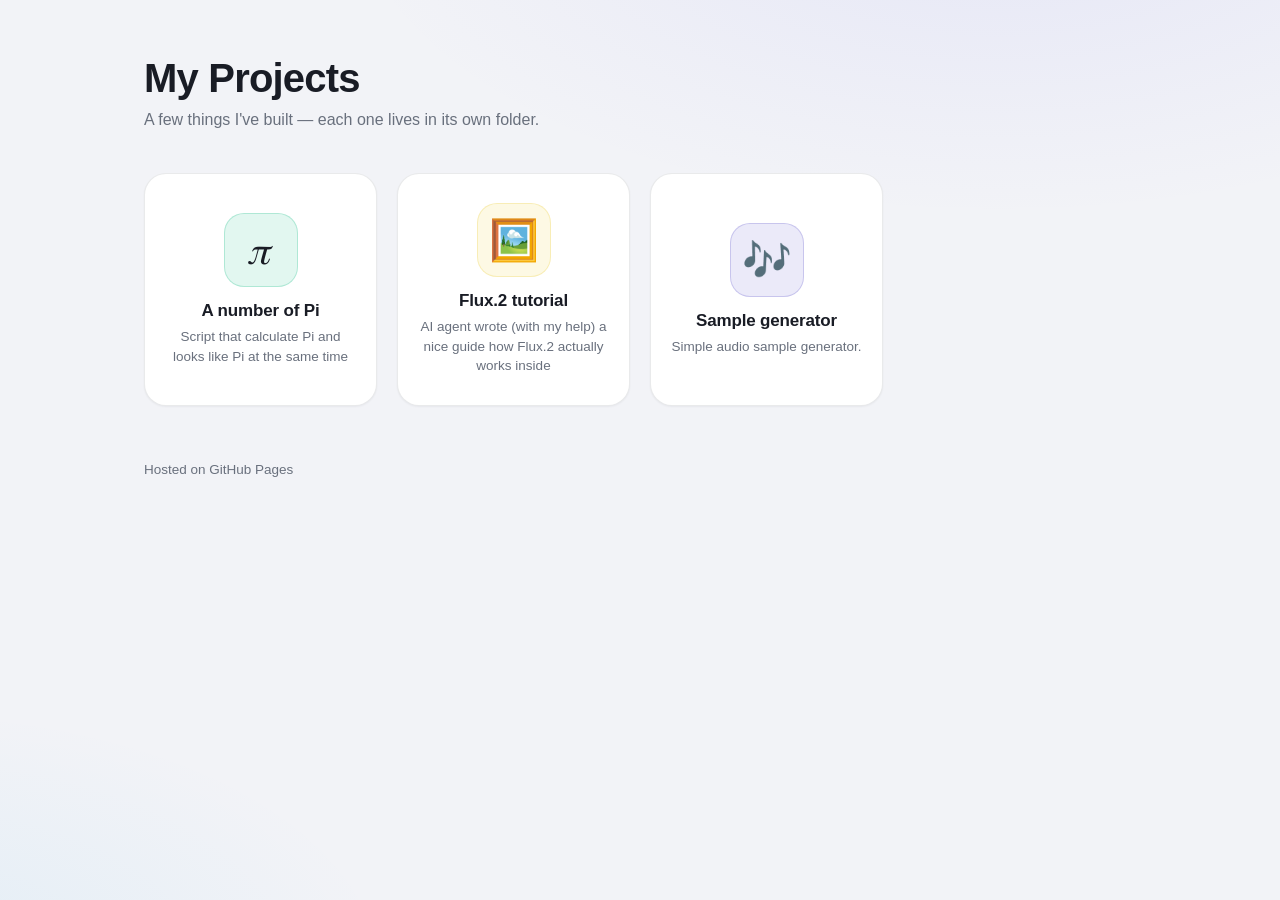
<file: index.html>
<!DOCTYPE html>
<html lang="en">
<head>
  <meta charset="UTF-8">
  <meta name="viewport" content="width=device-width, initial-scale=1">
  <title>My Projects</title>
  <link rel="icon" href="data:image/svg+xml,<svg xmlns=%22http://www.w3.org/2000/svg%22 viewBox=%220 0 100 100%22><text y=%22.9em%22 font-size=%2290%22>🏠</text></svg>">
  <link rel="stylesheet" href="assets/style.css">
</head>
<body>
  <main class="wrap">

    <header class="site-header">
      <h1 id="site-title">My Projects</h1>
      <p class="tagline" id="site-tagline"></p>
    </header>

    <section class="grid" id="grid" aria-label="Projects">
      <!-- Tiles are generated from projects.js — edit that file to add/remove projects -->
    </section>

    <noscript>
      <p class="noscript-note">
        The project list is rendered from <code>projects.js</code> — please enable JavaScript to see it.
      </p>
    </noscript>

    <footer class="site-footer">
      <p id="site-footer"></p>
    </footer>

  </main>

  <script src="projects.js?v=2"></script>
  <script src="assets/app.js?v=2"></script>
</body>
</html>
</file>
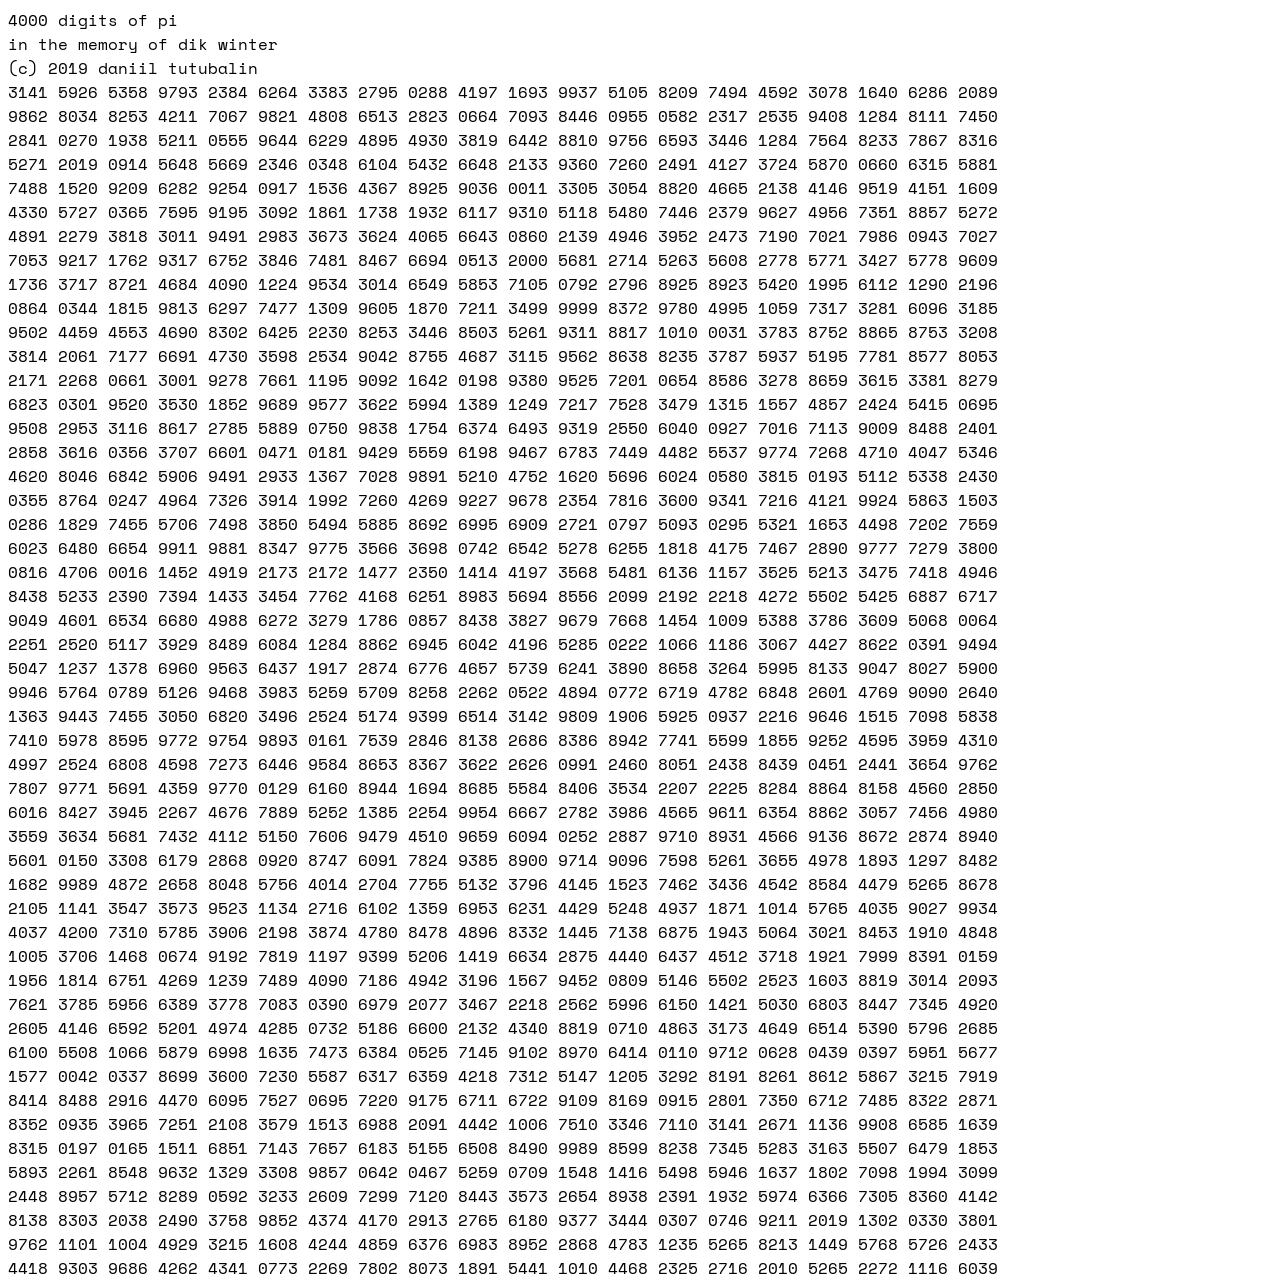
<file: pi/index.html>
<!DOCTYPE html>
<html>
<head><title>4000 digits of Pi</title><link href="https://fonts.googleapis.com/css?family=Space+Mono&display=swap" rel="stylesheet"></head>
<body style="font-family: 'Space Mono', monospace;">
<script>
                            (($,$$,_)=>{$.$$$=($_,_$,$$)=>$$?$_[_$]+$.$$$($_,-~_$,~-$$):""                                               
                   ;;;;[,$.$$__,$.$$$$,$.__]=$.$(![]);[$.$$,$.$_]=$.$(!![]);[$.$$_$,$.$_$$,                                              
              $._$$$,$._$,$.$.$,$.$$$_]=$.$([][[]]);[,,,$.$._,,,$._,,_]=$.$([][$.$.$+$.$$$_                                              
            +$.$$$$+$.$$$$]);$[![]]=[]+-~[]+-~-~-~-~[];$[[]]=-~-~-~-~-~[];$$._=$.$._+$._+$.                                              
           $_$$+$.__+$.$$+$.$_+$.$$_$+$.$._+$.$$+$._+$.$_;$._$_$=$.$$$([][$$._]+[],~-$[![]]                                              
         ,-~[]);$.$.$$=_=>_[$.$$+$._+$.$$$(""[$$._]+[],$$.$,-~-~[]*-~-~-~[])]($$.$<<-~-~[])                                              
        ;$[_]=$.$.$$(-~[]+[]+-~[]<<-~[]);$.$_$_=$.$.$$($[[]]*$[[]]);$.$__$=$.$.$$(-~[]<<$[[                                              
        ]]);$._$$_=$.$.$$($[[]]+-~$[[]]);$.$$$_$=$.$__$+$.$$$_+$.$_$$+$._$$$+$._+$.$__$;$.$                                              
       [$$._]("$$$"           ,$.$$$$+$                  ._$+$.$$+(_)+                                                                   
      `$=+[],_$               =[]+-~[]+                  -[]+-[]+-[],_                                                                   
     ,_$_=_$                  ,$_=_$+$,                  $_$,_$$,$__=(                                                                   
     ${$.$$                   +$._$_$+$                  .$_$_+$._$+$.                                                                   
    _+$.$                     .$}(${$.                   $$$_$})===[_]                                                                   
   [[_]]                     +[]?(_$$=                  "\\${$.$_$$}",                                                                   
     ${                      $.$_$_+$.                  $_+$._+$.$._+                                                                    
                             $._$+$.__                  +$.__}.${$.__                                                                    
                             +$.$$+[]+                  $._$$$+$._+[]                                                                    
                            +$.$$_$+[]                  +$.$$}):(_$$=                                                                    
                            "<${$._$$_                  +$.$_}/>",${(                                                                    
                            $.$$$_$)}                  .${$._$$$+$._+                                                                    
                           ($.$._)+$.                  $$_$+$[_]+[]+                                                                     
                          $._$+$.$_$$                  +$.$$})),$$_=                                                                     
                          $=>$__.${$.                  $__$+$.$_+($.                                                                     
                         $$$_)+$.$$+$                  ._$}($);$$_((                                                                     
                        _$<<-~-~[])+                  "${_+$._$$$+$.                                                                     
                        $$$_+$.$.$$(                  -~-~$[![]])+$.                                                                     
                       $$$_+$.$$+($.                  __)+_+$._+$.$                                                                      
                      .$+_+[]+$.$_$_                  +$.$$$_}"+_$$                                                                      
                     );$$_("${$.$$$_                  +$.$_$$+_+($.                                                                      
                    $$)+($.$.$$)(-~                   -~-~$[![]])+$.                                                                     
                  _$+_+$[_]+$._$+$[                   _]+$._+$.$_+$.                   _$_$                                              
                 +_+$._+$.$.$+_+($.                   _$$$)+$.$$$_+$                  .$.$$                                              
                ($[[]]<<-~-~[])+_+$                  .$__$+$.$$$_+($)                 .$_$$                                              
              +$.$$+$._$+($.$_)}"+                   _$$);$$_("(${$.$.               _})${                                               
             _+-~-~[]+-[]+-~[]+($$                   .$)+_+$._$$$+[]+$.            $$__+$.                                               
            $_$$+$.$$$_+$.$$$_+[]+                    $.$$$$+_+$.$$+$.$$_$+$.$$+$.$$_$+$.                                                
           _$$_+$.$$__+$.$$$$+($.                     $$$_)+$.$_$$}"+_$$);${$.$.$+$._+($.                                                
          $_)}(;_$;_$--){$_$=$%$_                     ;$=+[];_=_$*${$[![]]};${$.$.$+$._+                                                 
          $.$_}(;_;_--){$*=_;$+=                       $_*(_$<_$_?$$$.$[_]:$_/${$[[]]})                                                  
          ;$-=$$$.$[_]=$%(_+~-_                         );$/=_+~-_;}$$_($$$.$$$((+$_+(                                                   
           $_$)+$/$_|[])+[],-~                           [],-~-~-~-~[])+(~-_$%${$[[]                                                     
            ]<<-~-~[]}?"${_}"                              :_$$));}`)($);})({$:$=>                                                       
              [...$+[]]},{$                                   :-~-~-~[]*-~-~-~[                                                          
                  ]});[                                             [[]]];                                                               


</script>
</body>
</html>
</file>
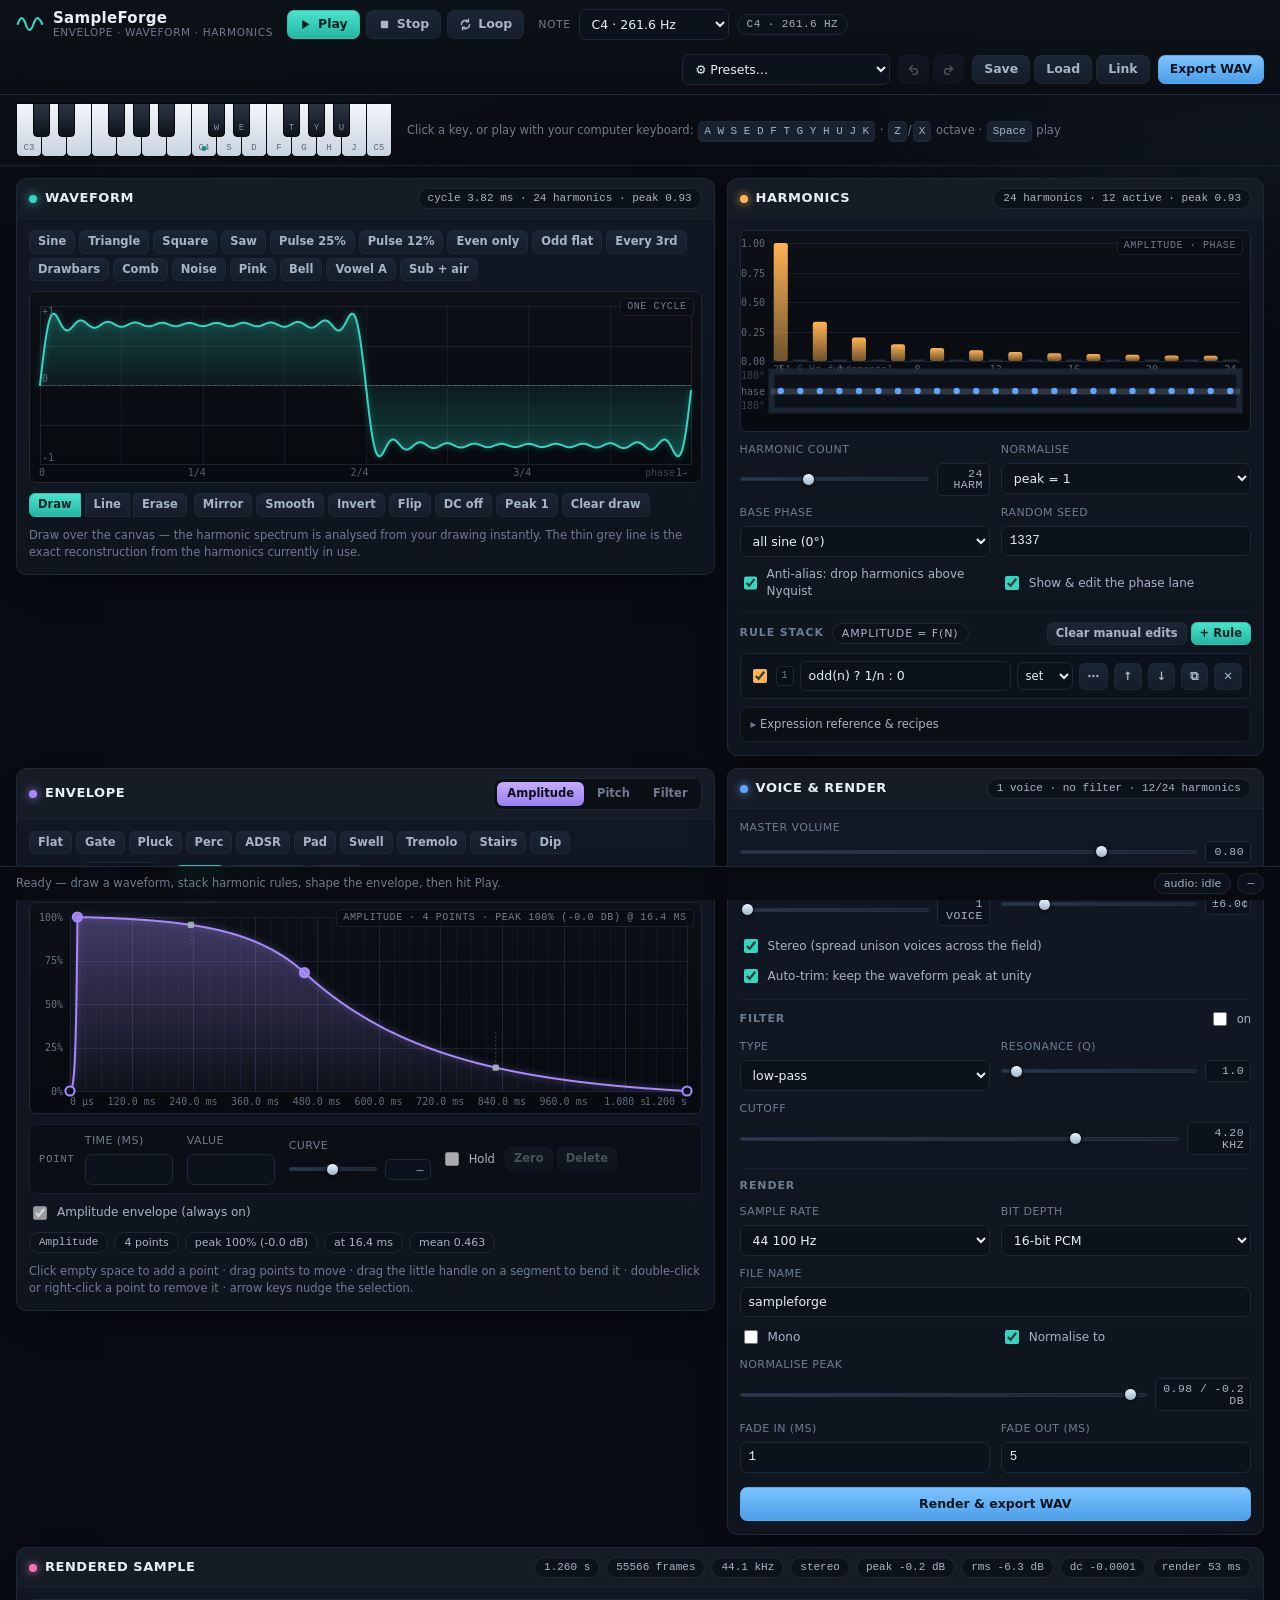
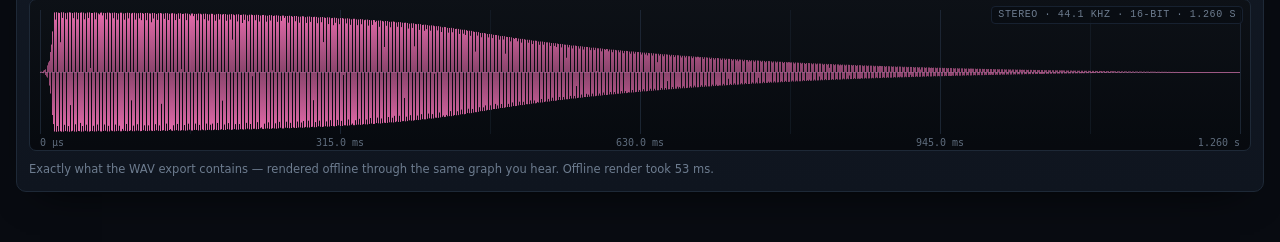
<file: samples/index.html>
<!doctype html>
<html lang="en">
<head>
<meta charset="utf-8" />
<meta name="viewport" content="width=device-width, initial-scale=1" />
<title>SampleForge — audio sample generator</title>
<meta name="description" content="Pure JS/HTML audio sample generator: breakpoint envelope editor, interactive waveform drawing and an unlimited harmonic rule engine." />
<link rel="stylesheet" href="styles.css" />
</head>
<body>

<header class="topbar">
  <div class="brand">
    <svg class="brand__mark" viewBox="0 0 32 32" aria-hidden="true"><path d="M2 16c3-9 6-9 9 0s6 9 9 0 6-9 10 0" fill="none" stroke="currentColor" stroke-width="2.4" stroke-linecap="round"/></svg>
    <span class="brand__text"><strong>SampleForge</strong><small>envelope · waveform · harmonics</small></span>
  </div>

  <div class="transport" role="group" aria-label="Transport">
    <button id="btn-play" class="btn btn--primary" title="Play the sample (Space)">
      <svg viewBox="0 0 16 16" aria-hidden="true"><path d="M4 2.5v11l9-5.5z"/></svg><span>Play</span>
    </button>
    <button id="btn-stop" class="btn" title="Stop (Esc)">
      <svg viewBox="0 0 16 16" aria-hidden="true"><rect x="3.5" y="3.5" width="9" height="9" rx="1.2"/></svg><span>Stop</span>
    </button>
    <button id="btn-loop" class="btn btn--toggle" aria-pressed="false" title="Loop playback (L)">
      <svg viewBox="0 0 16 16" aria-hidden="true"><path d="M3 8a5 5 0 0 1 8.5-3.6M13 8a5 5 0 0 1-8.5 3.6" fill="none" stroke="currentColor" stroke-width="1.8" stroke-linecap="round"/><path d="M11.6 1.6v3h-3M4.4 14.4v-3h3" fill="none" stroke="currentColor" stroke-width="1.8" stroke-linecap="round" stroke-linejoin="round"/></svg><span>Loop</span>
    </button>
  </div>

  <div class="field field--note">
    <label for="sel-note">Note</label>
    <select id="sel-note"></select>
    <span id="note-readout" class="chip chip--mono">261.63 Hz</span>
  </div>

  <div class="topbar__right">
    <label class="sr-only" for="sel-preset">Factory preset</label>
    <select id="sel-preset" title="Factory presets"></select>
    <div class="btn-group">
      <button id="btn-undo" class="btn btn--icon" title="Undo (Ctrl+Z)" aria-label="Undo">
        <svg viewBox="0 0 16 16" aria-hidden="true"><path d="M6.5 3.5 3 7l3.5 3.5" fill="none" stroke="currentColor" stroke-width="1.8" stroke-linecap="round" stroke-linejoin="round"/><path d="M3 7h6.5a3.5 3.5 0 0 1 0 7H7" fill="none" stroke="currentColor" stroke-width="1.8" stroke-linecap="round"/></svg>
      </button>
      <button id="btn-redo" class="btn btn--icon" title="Redo (Ctrl+Shift+Z)" aria-label="Redo">
        <svg viewBox="0 0 16 16" aria-hidden="true"><path d="M9.5 3.5 13 7l-3.5 3.5" fill="none" stroke="currentColor" stroke-width="1.8" stroke-linecap="round" stroke-linejoin="round"/><path d="M13 7H6.5a3.5 3.5 0 0 0 0 7H9" fill="none" stroke="currentColor" stroke-width="1.8" stroke-linecap="round"/></svg>
      </button>
    </div>
    <div class="btn-group">
      <button id="btn-save" class="btn" title="Download this patch as JSON">Save</button>
      <button id="btn-load" class="btn" title="Load a patch JSON file">Load</button>
      <button id="btn-link" class="btn" title="Copy a shareable URL that contains the whole patch">Link</button>
    </div>
    <button id="btn-export" class="btn btn--accent" title="Render the sample offline and download it as a WAV file">Export WAV</button>
    <input type="file" id="file-input" accept="application/json,.json" hidden />
  </div>
</header>

<div class="keybar">
  <div id="keyboard" class="keyboard" aria-label="On-screen keyboard"></div>
  <p class="keybar__hint">Click a key, or play with your computer keyboard: <kbd>A W S E D F T G Y H U J K</kbd> · <kbd>Z</kbd>/<kbd>X</kbd> octave · <kbd>Space</kbd> play</p>
</div>

<main id="main" class="workspace">

  <!-- ============ WAVEFORM ============ -->
  <section class="panel panel--wave" id="p-wave">
    <header class="panel__head">
      <h2><span class="dot dot--wave" aria-hidden="true"></span>Waveform</h2>
      <div class="panel__meta"><span id="wave-info" class="chip chip--mono">—</span></div>
    </header>
    <div class="panel__body">
      <div class="toolbar">
        <div class="toolgroup" id="wave-presets"></div>
      </div>
      <div class="canvas-holder canvas-holder--wave">
        <canvas id="cv-wave"></canvas>
        <span class="canvas-tag">one cycle</span>
      </div>
      <div class="toolbar toolbar--wrap">
        <div class="toolgroup toolgroup--seg" id="wave-tools" role="group" aria-label="Draw tools">
          <button data-tool="draw" class="btn btn--sm is-on" title="Freehand draw">Draw</button>
          <button data-tool="line" class="btn btn--sm" title="Click two points for a straight segment">Line</button>
          <button data-tool="erase" class="btn btn--sm" title="Erase back to zero">Erase</button>
        </div>
        <div class="toolgroup">
          <button id="btn-mirror" class="btn btn--sm btn--toggle" aria-pressed="false" title="Mirror the drawing (odd symmetry)">Mirror</button>
          <button id="btn-w-smooth" class="btn btn--sm" title="Low-pass the drawn shape">Smooth</button>
          <button id="btn-w-invert" class="btn btn--sm" title="Flip polarity">Invert</button>
          <button id="btn-w-flip" class="btn btn--sm" title="Reverse in time">Flip</button>
          <button id="btn-w-dc" class="btn btn--sm" title="Remove DC offset">DC off</button>
          <button id="btn-w-norm" class="btn btn--sm" title="Scale drawing to peak 1">Peak 1</button>
          <button id="btn-w-clear" class="btn btn--sm btn--danger" title="Discard the drawing and go back to the harmonic rules">Clear draw</button>
        </div>
      </div>
      <p class="hint">Draw over the canvas — the harmonic spectrum is analysed from your drawing instantly. The thin grey line is the exact reconstruction from the harmonics currently in use.</p>
    </div>
  </section>

  <!-- ============ HARMONICS ============ -->
  <section class="panel panel--harm" id="p-harm">
    <header class="panel__head">
      <h2><span class="dot dot--harm" aria-hidden="true"></span>Harmonics</h2>
      <div class="panel__meta"><span id="harm-info" class="chip chip--mono">—</span></div>
    </header>
    <div class="panel__body">
      <div class="canvas-holder canvas-holder--harm">
        <canvas id="cv-harm"></canvas>
        <span class="canvas-tag" id="harm-tag" title="ctrl/⌘ + scroll changes the harmonic count">amplitude<span id="harm-phase-tag"> · phase</span></span>
      </div>
      <div class="grid grid--2">
        <label class="field">Harmonic count
          <span class="range-row"><input type="range" id="rng-count" min="2" max="64" step="1" /><output id="out-count">24</output></span>
        </label>
        <label class="field">Normalise
          <select id="sel-normalize">
            <option value="peak">peak = 1</option>
            <option value="rms">equal RMS</option>
            <option value="sum">equal sum</option>
            <option value="none">off (raw rule values)</option>
          </select>
        </label>
        <label class="field">Base phase
          <select id="sel-phasebase">
            <option value="zero">all sine (0°)</option>
            <option value="cos">all cosine (90°)</option>
            <option value="alt">alternate 0°/180°</option>
            <option value="rand">random (seeded)</option>
            <option value="golden">golden spiral</option>
          </select>
        </label>
        <label class="field">Random seed
          <input type="number" id="num-seed" value="1337" step="1" />
        </label>
        <label class="check"><input type="checkbox" id="chk-aa" checked /> Anti-alias: drop harmonics above Nyquist</label>
        <label class="check"><input type="checkbox" id="chk-phase" checked /> Show &amp; edit the phase lane</label>
      </div>

      <div class="rules">
        <div class="rules__head">
          <h3>Rule stack <span class="chip">amplitude = f(n)</span></h3>
          <div class="btn-group">
            <button id="btn-clear-overrides" class="btn btn--sm" title="Discard manual bar edits and drawings">Clear manual edits</button>
            <button id="btn-add-rule" class="btn btn--sm btn--primary" title="Add a rule">+ Rule</button>
          </div>
        </div>
        <div id="rule-list" class="rule-list"></div>
        <details class="ref" id="expr-ref-box">
          <summary>Expression reference &amp; recipes</summary>
          <div id="expr-ref" class="ref__body"></div>
        </details>
      </div>
    </div>
  </section>

  <!-- ============ ENVELOPES ============ -->
  <section class="panel panel--env" id="p-env">
    <header class="panel__head">
      <h2><span class="dot dot--env" aria-hidden="true"></span>Envelope</h2>
      <div class="tabs" id="env-tabs" role="tablist">
        <button data-env="amp" class="tab is-on" role="tab">Amplitude</button>
        <button data-env="pitch" class="tab" role="tab">Pitch</button>
        <button data-env="filter" class="tab" role="tab">Filter</button>
      </div>
    </header>
    <div class="panel__body">
      <div class="toolbar toolbar--wrap">
        <div class="toolgroup" id="env-shapes"></div>
        <div class="toolgroup">
          <label class="field field--inline">Length
            <input type="number" id="num-duration" min="0.01" max="30" step="0.01" value="1.2" /> s
          </label>
          <button id="btn-snap" class="btn btn--sm btn--toggle is-on" aria-pressed="true" title="Snap points to the grid (hold Shift to bypass)">Snap</button>
          <button id="btn-env-del" class="btn btn--sm" title="Delete the selected point">Del point</button>
          <button id="btn-env-reset" class="btn btn--sm" title="Reset this envelope">Reset</button>
        </div>
      </div>
      <div class="canvas-holder canvas-holder--env">
        <canvas id="cv-env"></canvas>
        <span class="canvas-tag" id="env-tag">amplitude</span>
      </div>
      <div class="env-side" id="env-side"></div>
      <p class="hint">Click empty space to add a point · drag points to move · drag the little handle on a segment to bend it · double-click or right-click a point to remove it · arrow keys nudge the selection.</p>
    </div>
  </section>

  <!-- ============ VOICE ============ -->
  <section class="panel panel--voice" id="p-voice">
    <header class="panel__head">
      <h2><span class="dot dot--voice" aria-hidden="true"></span>Voice &amp; render</h2>
      <div class="panel__meta"><span id="voice-info" class="chip chip--mono">—</span></div>
    </header>
    <div class="panel__body">
      <label class="field">Master volume
        <span class="range-row"><input type="range" id="rng-volume" min="0" max="1" step="0.01" value="0.8" /><output id="out-volume">0.80</output></span>
      </label>
      <div class="grid grid--2">
        <label class="field">Unison voices
          <span class="range-row"><input type="range" id="rng-unison" min="1" max="5" step="1" value="1" /><output id="out-unison">1</output></span>
        </label>
        <label class="field">Spread
          <span class="range-row"><input type="range" id="rng-spread" min="0" max="60" step="1" value="12" /><output id="out-spread">12¢</output></span>
        </label>
      </div>
      <label class="check"><input type="checkbox" id="chk-stereo" checked /> Stereo (spread unison voices across the field)</label>
      <label class="check"><input type="checkbox" id="chk-trim" checked /> Auto-trim: keep the waveform peak at unity</label>

      <div class="subhead">
        <h3>Filter</h3>
        <label class="check check--tight"><input type="checkbox" id="chk-filter" /> on</label>
      </div>
      <div class="grid grid--2">
        <label class="field">Type
          <select id="sel-filter-type">
            <option value="lowpass">low-pass</option>
            <option value="highpass">high-pass</option>
            <option value="bandpass">band-pass</option>
            <option value="notch">notch</option>
            <option value="peaking">peaking</option>
            <option value="lowshelf">low shelf</option>
            <option value="highshelf">high shelf</option>
            <option value="allpass">all-pass</option>
          </select>
        </label>
        <label class="field">Resonance (Q)
          <span class="range-row"><input type="range" id="rng-q" min="0.1" max="20" step="0.1" value="1" /><output id="out-q">1.0</output></span>
        </label>
      </div>
      <label class="field">Cutoff
        <span class="range-row"><input type="range" id="rng-cutoff" min="0" max="1" step="0.001" value="0.72" /><output id="out-cutoff">—</output></span>
      </label>

      <div class="subhead"><h3>Render</h3></div>
      <div class="grid grid--2">
        <label class="field">Sample rate
          <select id="sel-samplerate">
            <option value="22050">22 050 Hz</option>
            <option value="44100">44 100 Hz</option>
            <option value="48000">48 000 Hz</option>
            <option value="88200">88 200 Hz</option>
            <option value="96000">96 000 Hz</option>
          </select>
        </label>
        <label class="field">Bit depth
          <select id="sel-bitdepth">
            <option value="16">16-bit PCM</option>
            <option value="24">24-bit PCM</option>
            <option value="32">32-bit float</option>
          </select>
        </label>
      </div>
      <label class="field">File name
        <input type="text" id="txt-filename" value="sampleforge" spellcheck="false" />
      </label>
      <div class="grid grid--2">
        <label class="check"><input type="checkbox" id="chk-mono" /> Mono</label>
        <label class="check"><input type="checkbox" id="chk-normalize-out" checked /> Normalise to</label>
      </div>
      <label class="field">Normalise peak
        <span class="range-row"><input type="range" id="rng-peak" min="0.1" max="1" step="0.01" value="0.98" /><output id="out-peak">0.98</output></span>
      </label>
      <div class="grid grid--2">
        <label class="field">Fade in (ms)
          <input type="number" id="num-fadein" min="0" max="500" step="0.5" value="1" />
        </label>
        <label class="field">Fade out (ms)
          <input type="number" id="num-fadeout" min="0" max="2000" step="0.5" value="5" />
        </label>
      </div>
      <button id="btn-export-2" class="btn btn--accent btn--block">Render &amp; export WAV</button>
    </div>
  </section>

  <!-- ============ OUTPUT ============ -->
  <section class="panel panel--out" id="p-out">
    <header class="panel__head">
      <h2><span class="dot dot--out" aria-hidden="true"></span>Rendered sample</h2>
      <div class="panel__meta" id="out-meters"></div>
    </header>
    <div class="panel__body">
      <div class="canvas-holder canvas-holder--out">
        <canvas id="cv-out"></canvas>
        <span class="canvas-tag" id="out-tag">offline render preview</span>
      </div>
      <p class="hint">Exactly what the WAV export contains — rendered offline through the same graph you hear. <span id="render-status"></span></p>
    </div>
  </section>
</main>

<footer class="statusbar">
  <span id="status-text">Ready.</span>
  <span class="statusbar__right">
    <span id="status-engine" class="chip">audio: idle</span>
    <span class="chip chip--mono" id="status-ctx">—</span>
  </span>
</footer>

<div id="toast" class="toast" role="status" aria-live="polite"></div>

<script src="js/utils.js"></script>
<script src="js/envelope.js"></script>
<script src="js/harmonics.js"></script>
<script src="js/presets.js"></script>
<script src="js/store.js"></script>
<script src="js/wav.js"></script>
<script src="js/audio.js"></script>
<script src="js/editors/base.js"></script>
<script src="js/editors/waveform.js"></script>
<script src="js/editors/harmonic.js"></script>
<script src="js/editors/envelope.js"></script>
<script src="js/keyboard.js"></script>
<script src="js/ui.js"></script>
<script src="js/main.js"></script>
</body>
</html>
</file>
<file: assets/style.css>
/* ==========================================================================
   Homepage styles — no frameworks, no fonts to download. Works offline.
   Colors adapt automatically to light / dark mode (prefers-color-scheme).
   ========================================================================== */

:root {
  --bg: #f2f3f7;
  --surface: #ffffff;
  --text: #191c25;
  --muted: #69707d;
  --border: rgba(18, 22, 40, 0.09);
  --accent: #6366f1;
  --shadow-rest: 0 1px 2px rgba(16, 24, 40, 0.05);
  --shadow-hover: 0 16px 32px -12px rgba(16, 24, 40, 0.22);
  --radius: 22px;
}

@media (prefers-color-scheme: dark) {
  :root {
    --bg: #0e1013;
    --surface: #171a20;
    --text: #e8eaef;
    --muted: #98a0ad;
    --border: rgba(255, 255, 255, 0.09);
    --shadow-rest: 0 1px 2px rgba(0, 0, 0, 0.35);
    --shadow-hover: 0 18px 36px -12px rgba(0, 0, 0, 0.6);
  }
}

* {
  box-sizing: border-box;
}

body {
  margin: 0;
  min-height: 100vh;
  font-family: -apple-system, BlinkMacSystemFont, "Segoe UI", Roboto,
    "Helvetica Neue", Arial, sans-serif;
  color: var(--text);
  background:
    radial-gradient(1100px 540px at 78% -12%, rgba(99, 102, 241, 0.09), transparent 60%),
    radial-gradient(900px 480px at -8% 108%, rgba(14, 165, 233, 0.07), transparent 55%),
    var(--bg);
  background-attachment: fixed;
}

.wrap {
  max-width: 1040px;
  margin: 0 auto;
  padding: 56px 24px 48px;
}

/* ── Header ─────────────────────────────────────────────────────────────── */

.site-header h1 {
  margin: 0;
  font-size: clamp(30px, 5vw, 40px);
  font-weight: 750;
  letter-spacing: -0.02em;
}

.tagline {
  margin: 10px 0 0;
  color: var(--muted);
  font-size: 16px;
}

/* ── Tile grid ──────────────────────────────────────────────────────────── */

.grid {
  margin-top: 44px;
  display: grid;
  grid-template-columns: repeat(auto-fill, minmax(200px, 1fr));
  gap: 20px;
}

.tile {
  position: relative;
  aspect-ratio: 1 / 1;
  display: flex;
  flex-direction: column;
  align-items: center;
  justify-content: center;
  gap: 6px;
  padding: 20px;
  text-align: center;
  text-decoration: none;
  color: inherit;
  background: var(--surface);
  border: 1px solid var(--border);
  border-radius: var(--radius);
  box-shadow: var(--shadow-rest);
  overflow: hidden;
  animation: tile-in 0.45s ease backwards;
  animation-delay: calc(var(--i, 0) * 50ms);
  transition: transform 0.18s ease, box-shadow 0.18s ease, border-color 0.18s ease;
}

/* soft colored glow that fades in on hover */
.tile::before {
  content: "";
  position: absolute;
  inset: 0;
  background: radial-gradient(130% 100% at 50% -12%, var(--accent), transparent 62%);
  opacity: 0;
  transition: opacity 0.18s ease;
  pointer-events: none;
}

.tile:hover {
  transform: translateY(-4px);
  border-color: var(--accent-border, var(--border));
  box-shadow: var(--shadow-hover);
}

.tile:hover::before {
  opacity: 0.12;
}

.tile:active {
  transform: translateY(-1px);
}

.tile:focus-visible {
  outline: 2px solid var(--accent);
  outline-offset: 3px;
}

.tile-icon {
  display: grid;
  place-items: center;
  width: 74px;
  height: 74px;
  margin-bottom: 8px;
  border-radius: 20px;
  font-size: 40px;
  line-height: 1;
  background: var(--accent-chip, rgba(127, 127, 127, 0.1));
  border: 1px solid var(--accent-ring, rgba(127, 127, 127, 0.12));
  user-select: none;
}

.tile-icon img {
  width: 42px;
  height: 42px;
  object-fit: contain;
}

.tile-name {
  font-size: 17px;
  font-weight: 650;
  letter-spacing: -0.01em;
}

.tile-desc {
  font-size: 13.5px;
  line-height: 1.45;
  color: var(--muted);
  display: -webkit-box;
  -webkit-line-clamp: 3;
  -webkit-box-orient: vertical;
  overflow: hidden;
}

/* little "opens in a new tab" marker on external links */
.tile-external::after {
  content: "↗";
  position: absolute;
  top: 12px;
  right: 15px;
  font-size: 14px;
  color: var(--muted);
  opacity: 0.7;
}

@keyframes tile-in {
  from {
    opacity: 0;
    transform: translateY(12px) scale(0.98);
  }
  to {
    opacity: 1;
    transform: none;
  }
}

/* ── Empty state (no projects in projects.js yet) ───────────────────────── */

.empty-state {
  grid-column: 1 / -1;
  padding: 56px 24px;
  text-align: center;
  color: var(--muted);
  border: 1.5px dashed var(--border);
  border-radius: var(--radius);
}

.empty-state code {
  background: var(--surface);
  border: 1px solid var(--border);
  border-radius: 6px;
  padding: 2px 6px;
  font-size: 0.9em;
}

/* ── Footer / noscript ──────────────────────────────────────────────────── */

.site-footer {
  margin-top: 56px;
  font-size: 13.5px;
  color: var(--muted);
}

.noscript-note {
  margin-top: 40px;
  padding: 20px;
  color: var(--muted);
  border: 1.5px dashed var(--border);
  border-radius: var(--radius);
}

/* ── Small screens: keep two big columns ────────────────────────────────── */

@media (max-width: 560px) {
  .wrap {
    padding: 40px 18px 36px;
  }
  .grid {
    grid-template-columns: repeat(2, minmax(0, 1fr));
    gap: 14px;
    margin-top: 32px;
  }
  .tile {
    padding: 14px;
    border-radius: 18px;
  }
  .tile-icon {
    width: 58px;
    height: 58px;
    font-size: 32px;
    border-radius: 16px;
  }
  .tile-icon img {
    width: 34px;
    height: 34px;
  }
  .tile-name {
    font-size: 15px;
  }
  .tile-desc {
    font-size: 12px;
    -webkit-line-clamp: 2;
  }
}

@media (prefers-reduced-motion: reduce) {
  .tile {
    animation: none;
    transition: none;
  }
  .tile:hover {
    transform: none;
  }
}
</file>
<file: samples/styles.css>
/* ==========================================================================
   SampleForge — styles
   Pure CSS, no framework, no build step.
   ========================================================================== */

:root {
  --bg: #080b11;
  --bg-2: #0d1219;
  --panel: #111823;
  --panel-2: #0f151f;
  --raise: #18212e;
  --line: #1e2937;
  --line-soft: #172130;
  --text: #e8eef6;
  --text-2: #a7b4c4;
  --text-3: #6d7c8f;

  --wave: #35d6c0;
  --harm: #ffb454;
  --env: #a78bfa;
  --voice: #60a5fa;
  --out: #f472b6;
  --accent: #35d6c0;
  --danger: #ff6b6b;
  --ok: #7ee787;

  --r: 10px;
  --r-sm: 7px;
  --gap: 12px;
  --topbar-h: 58px;
  --shadow: 0 18px 40px -24px rgba(0, 0, 0, 0.9);
  --mono: ui-monospace, SFMono-Regular, "SF Mono", Menlo, Consolas, "Liberation Mono", monospace;
  --sans: "Inter", system-ui, -apple-system, "Segoe UI", Roboto, Helvetica, Arial, sans-serif;
}

* { box-sizing: border-box; }

html, body {
  margin: 0;
  padding: 0;
  background:
    radial-gradient(1200px 700px at 12% -10%, #16202e 0%, transparent 60%),
    radial-gradient(1000px 600px at 100% 0%, #131d2a 0%, transparent 55%),
    var(--bg);
  color: var(--text);
  font: 14px/1.45 var(--sans);
  -webkit-font-smoothing: antialiased;
  min-height: 100%;
}

body { padding-bottom: 34px; }

h1, h2, h3 { margin: 0; font-weight: 650; letter-spacing: -0.01em; }
kbd {
  font: 11px/1 var(--mono);
  background: var(--raise);
  border: 1px solid var(--line);
  border-bottom-width: 2px;
  border-radius: 5px;
  padding: 3px 5px;
  color: var(--text-2);
}
.sr-only {
  position: absolute; width: 1px; height: 1px; padding: 0; margin: -1px;
  overflow: hidden; clip: rect(0 0 0 0); white-space: nowrap; border: 0;
}

/* ---------------------------------------------------------------- topbar */
.topbar {
  position: sticky; top: 0; z-index: 40;
  display: flex; align-items: center; gap: 14px;
  padding: 9px 16px;
  min-height: var(--topbar-h);
  background: linear-gradient(180deg, rgba(13, 18, 25, 0.97), rgba(10, 14, 20, 0.92));
  border-bottom: 1px solid var(--line);
  backdrop-filter: blur(10px);
  flex-wrap: wrap;
}

.brand { display: flex; align-items: center; gap: 9px; min-width: 0; }
.brand__mark { width: 28px; height: 28px; color: var(--accent); flex: 0 0 auto; }
.brand__text { display: flex; flex-direction: column; line-height: 1.1; }
.brand__text strong { font-size: 15px; letter-spacing: 0.02em; }
.brand__text small { font-size: 10.5px; color: var(--text-3); letter-spacing: 0.06em; text-transform: uppercase; }

.transport { display: flex; gap: 6px; align-items: center; }

.topbar__right { display: flex; gap: 8px; align-items: center; margin-left: auto; flex-wrap: wrap; }

/* ---------------------------------------------------------------- buttons */
.btn {
  display: inline-flex; align-items: center; gap: 6px;
  padding: 7px 11px;
  font: 600 12.5px/1 var(--sans);
  color: var(--text-2);
  background: linear-gradient(180deg, #1b2534, #151d29);
  border: 1px solid var(--line);
  border-radius: var(--r-sm);
  cursor: pointer;
  transition: background .14s, color .14s, border-color .14s, transform .06s;
  white-space: nowrap;
  user-select: none;
}
.btn svg { width: 13px; height: 13px; fill: currentColor; flex: 0 0 auto; }
.btn:hover { color: var(--text); border-color: #2b3a4e; background: linear-gradient(180deg, #212d3e, #18212e); }
.btn:active { transform: translateY(1px); }
.btn:focus-visible { outline: 2px solid var(--accent); outline-offset: 1px; }
.btn[disabled] { opacity: .4; cursor: not-allowed; }
.btn--sm { padding: 5px 8px; font-size: 11.5px; border-radius: 6px; }
.btn--icon { padding: 7px 8px; }
.btn--block { width: 100%; justify-content: center; padding: 10px; margin-top: 4px; }
.btn--primary { color: #06231f; background: linear-gradient(180deg, #4be3cc, #23b7a3); border-color: #2cc2ad; }
.btn--primary:hover { color: #06231f; background: linear-gradient(180deg, #5ff0da, #26c6b0); }
.btn--accent { color: #08131f; background: linear-gradient(180deg, #7cc4ff, #4b9fe8); border-color: #5aa9ee; }
.btn--accent:hover { background: linear-gradient(180deg, #93d1ff, #57a9ef); color: #08131f; }
.btn--danger:hover { color: #ffd9d9; border-color: #6b3038; background: linear-gradient(180deg, #3a2028, #2a1a20); }
.btn--toggle.is-on, .btn.is-on, .btn[aria-pressed="true"] {
  color: #06231f; background: linear-gradient(180deg, #4be3cc, #23b7a3); border-color: #2cc2ad;
}
.btn--toggle.is-on:hover { color: #06231f; }
.btn-group { display: flex; gap: 4px; }

/* ----------------------------------------------------------------- fields */
select, input[type="text"], input[type="number"], input.rule__expr {
  font: 12.5px/1.3 var(--sans);
  color: var(--text);
  background: #0c121b;
  border: 1px solid var(--line);
  border-radius: var(--r-sm);
  padding: 6px 8px;
  min-width: 0;
}
input[type="number"] { font-family: var(--mono); }
select:focus-visible, input:focus-visible, button:focus-visible, textarea:focus-visible {
  outline: 2px solid rgba(53, 214, 192, .55); outline-offset: 0;
}
select:hover, input[type="text"]:hover, input[type="number"]:hover { border-color: #2b3a4e; }

.field { display: flex; flex-direction: column; gap: 5px; font-size: 11px; color: var(--text-3); letter-spacing: .04em; text-transform: uppercase; min-width: 0; }
.field select, .field input[type="text"], .field input[type="number"] { width: 100%; text-transform: none; letter-spacing: 0; }
.field--inline { flex-direction: row; align-items: center; gap: 7px; }
.field--inline input { width: 74px; }
.field--note { flex-direction: row; align-items: center; gap: 8px; }
.field--note label { white-space: nowrap; }

.range-row { display: flex; align-items: center; gap: 8px; }
.range-row output {
  font: 11.5px/1 var(--mono); color: var(--text-2);
  background: #0c121b; border: 1px solid var(--line); border-radius: 5px;
  padding: 4px 6px; min-width: 46px; text-align: right;
}

input[type="range"] {
  -webkit-appearance: none; appearance: none;
  width: 100%; height: 18px; background: transparent; cursor: pointer; margin: 0;
}
input[type="range"]::-webkit-slider-runnable-track {
  height: 4px; border-radius: 3px;
  background: linear-gradient(90deg, #2a3a4d, #1a2431);
  border: 1px solid #223042;
}
input[type="range"]::-webkit-slider-thumb {
  -webkit-appearance: none; appearance: none;
  width: 13px; height: 13px; margin-top: -5.5px; border-radius: 50%;
  background: linear-gradient(180deg, #e8f4ff, #9fb4c9); border: 1px solid #0a0f16;
  box-shadow: 0 1px 4px rgba(0,0,0,.6);
}
input[type="range"]::-moz-range-track { height: 4px; border-radius: 3px; background: #22303f; }
input[type="range"]::-moz-range-thumb { width: 12px; height: 12px; border-radius: 50%; background: #dbe7f3; border: 1px solid #0a0f16; }
input[type="range"]:focus-visible::-webkit-slider-thumb { outline: 2px solid var(--accent); }

.check { display: flex; align-items: center; gap: 7px; font-size: 12px; color: var(--text-2); cursor: pointer; user-select: none; }
.check--tight { font-size: 11.5px; text-transform: none; letter-spacing: 0; }
.check input { accent-color: var(--accent); width: 14px; height: 14px; cursor: pointer; }

.chip {
  display: inline-flex; align-items: center; gap: 5px;
  font: 11px/1 var(--sans); color: var(--text-2);
  background: #0c121b; border: 1px solid var(--line);
  border-radius: 20px; padding: 4px 9px; white-space: nowrap;
}
.chip--mono { font-family: var(--mono); font-size: 11px; }
.chip--warn { color: #ffd9a0; border-color: #4d3a1e; background: #1d160d; }
.chip--err { color: #ffc9c9; border-color: #5a2b31; background: #1e1114; }

/* --------------------------------------------------------------- keyboard */
.keybar {
  display: flex; align-items: center; gap: 16px;
  padding: 8px 16px;
  background: linear-gradient(180deg, rgba(10,14,20,.6), rgba(10,14,20,.2));
  border-bottom: 1px solid var(--line-soft);
  overflow-x: auto;
}
.keyboard { display: flex; position: relative; height: 54px; flex: 0 0 auto; user-select: none; }
.key {
  position: relative; cursor: pointer; border: 1px solid #05080c;
  background: linear-gradient(180deg, #f2f6fa, #c9d4df);
  border-radius: 0 0 5px 5px;
  width: 26px; height: 54px; margin-right: -1px; z-index: 1;
  transition: background .08s, transform .06s;
}
.key:hover { background: linear-gradient(180deg, #ffffff, #dbe4ee); }
.key.is-down { background: linear-gradient(180deg, #7ff0dc, #35d6c0); transform: translateY(1px); }
.key.is-current::after {
  content: ""; position: absolute; left: 50%; bottom: 5px; transform: translateX(-50%);
  width: 5px; height: 5px; border-radius: 50%; background: #1c8f80;
}
.key--black {
  width: 17px; height: 34px; margin: 0 -9px 0 -8px; z-index: 2;
  background: linear-gradient(180deg, #2b3644, #0d131b);
  border-color: #05070a; border-radius: 0 0 4px 4px;
}
.key--black:hover { background: linear-gradient(180deg, #3a4757, #131b25); }
.key--black.is-down { background: linear-gradient(180deg, #35d6c0, #1c8f80); }
.key--black.is-current::after { background: #b9fff3; bottom: 4px; }
.key__label {
  position: absolute; left: 0; right: 0; bottom: 3px; text-align: center;
  font: 9px/1 var(--mono); color: #5c6a7a; pointer-events: none;
}
.key--black .key__label { color: #7f8ea0; }
.keybar__hint { font-size: 11.5px; color: var(--text-3); margin: 0; flex: 1 1 auto; min-width: 220px; }
.keybar__hint kbd { margin: 0 1px; }

/* -------------------------------------------------------------- workspace */
.workspace {
  display: grid;
  gap: var(--gap);
  padding: var(--gap) 16px 16px;
  grid-template-columns: minmax(0, 1.3fr) minmax(0, 1fr);
  grid-template-areas:
    "wave harm"
    "env  voice"
    "out  out";
  align-items: start;
}
.panel--wave { grid-area: wave; }
.panel--harm { grid-area: harm; }
.panel--env { grid-area: env; }
.panel--voice { grid-area: voice; }
.panel--out { grid-area: out; }

@media (max-width: 1180px) {
  .workspace { grid-template-columns: minmax(0, 1fr); grid-template-areas: "wave" "harm" "env" "voice" "out"; }
}

/* ----------------------------------------------------------------- panels */
.panel {
  background: linear-gradient(180deg, var(--panel), var(--panel-2));
  border: 1px solid var(--line);
  border-radius: var(--r);
  box-shadow: var(--shadow);
  overflow: hidden;
  min-width: 0;
}
.panel__head {
  display: flex; align-items: center; gap: 10px;
  padding: 9px 12px;
  border-bottom: 1px solid var(--line-soft);
  background: rgba(255,255,255,.015);
  flex-wrap: wrap;
}
.panel__head h2 { font-size: 13px; letter-spacing: .04em; text-transform: uppercase; color: var(--text); display: flex; align-items: center; gap: 8px; }
.panel__meta { margin-left: auto; display: flex; gap: 6px; align-items: center; flex-wrap: wrap; }
.dot { width: 8px; height: 8px; border-radius: 50%; display: inline-block; box-shadow: 0 0 10px currentColor; }
.dot--wave { background: var(--wave); color: var(--wave); }
.dot--harm { background: var(--harm); color: var(--harm); }
.dot--env { background: var(--env); color: var(--env); }
.dot--voice { background: var(--voice); color: var(--voice); }
.dot--out { background: var(--out); color: var(--out); }
.panel__body { padding: 11px 12px 13px; display: flex; flex-direction: column; gap: 10px; }

.subhead { display: flex; align-items: center; gap: 10px; margin-top: 3px; padding-top: 9px; border-top: 1px solid var(--line-soft); }
.subhead h3 { font-size: 11px; text-transform: uppercase; letter-spacing: .08em; color: var(--text-3); }
.subhead .check { margin-left: auto; }

.grid { display: grid; gap: 9px 11px; }
.grid--2 { grid-template-columns: minmax(0, 1fr) minmax(0, 1fr); }
.grid--3 { grid-template-columns: repeat(3, minmax(0, 1fr)); }

.toolbar { display: flex; gap: 8px; align-items: center; flex-wrap: wrap; }
.toolgroup { display: flex; gap: 4px; align-items: center; flex-wrap: wrap; }
.toolgroup--seg .btn { border-radius: 0; margin-right: -1px; }
.toolgroup--seg .btn:first-child { border-radius: 6px 0 0 6px; margin-right: 0; }
.toolgroup--seg .btn:last-child { border-radius: 0 6px 6px 0; }

.hint { margin: 0; font-size: 11.5px; color: var(--text-3); line-height: 1.5; }

/* --------------------------------------------------------------- canvases */
.canvas-holder {
  position: relative;
  background:
    linear-gradient(180deg, rgba(255,255,255,.02), rgba(0,0,0,.18)),
    #080c12;
  border: 1px solid var(--line);
  border-radius: var(--r-sm);
  overflow: hidden;
}
.canvas-holder canvas { display: block; width: 100%; touch-action: none; cursor: crosshair; }
.canvas-holder--wave canvas { height: 190px; }
.canvas-holder--harm canvas { height: 200px; }
.canvas-holder--env canvas { height: 210px; }
.canvas-holder--out canvas { height: 150px; }
.canvas-tag {
  position: absolute; right: 7px; top: 6px;
  font: 10px/1 var(--mono); letter-spacing: .06em; text-transform: uppercase;
  color: var(--text-3); background: rgba(8,12,18,.7); border: 1px solid var(--line-soft);
  padding: 3px 6px; border-radius: 4px; pointer-events: none;
}

/* ------------------------------------------------------------------ rules */
.rules { display: flex; flex-direction: column; gap: 8px; border-top: 1px solid var(--line-soft); padding-top: 10px; }
.rules__head { display: flex; align-items: center; gap: 10px; }
.rules__head h3 { font-size: 11px; text-transform: uppercase; letter-spacing: .08em; color: var(--text-3); display: flex; align-items: center; gap: 8px; }
.rules__head .btn-group { margin-left: auto; }
.rule-list { display: flex; flex-direction: column; gap: 7px; }

.rule {
  border: 1px solid var(--line);
  border-radius: var(--r-sm);
  background: #0c121b;
  padding: 7px 8px;
  display: flex; flex-direction: column; gap: 6px;
  transition: border-color .15s, background .15s;
}
.rule.is-off { opacity: .5; }
.rule.has-error { border-color: #6b3038; background: #170f13; }
.rule__top { display: flex; align-items: center; gap: 6px; }
.rule__idx {
  font: 10px/1 var(--mono); color: var(--text-3);
  border: 1px solid var(--line); border-radius: 4px; padding: 4px 5px; background: #0a0f16;
}
.rule__on { accent-color: var(--harm); width: 14px; height: 14px; cursor: pointer; flex: 0 0 auto; }
.rule__expr {
  flex: 1 1 auto; font: 12.5px/1.35 var(--mono); color: #ffe2b0;
  background: #070b11; border: 1px solid var(--line); border-radius: 5px; padding: 6px 7px;
  min-width: 60px;
}
.rule__expr::placeholder { color: #4a586a; }
.rule__mode { flex: 0 0 auto; font-size: 11.5px; padding: 5px 4px; }
.rule__more { flex: 0 0 auto; }
.rule__sub { display: flex; align-items: center; gap: 9px; flex-wrap: wrap; padding-left: 20px; }
.rule__sub .field { flex-direction: row; align-items: center; gap: 6px; flex: 1 1 130px; }
.rule__sub input[type="range"] { max-width: 130px; }
.rule__sub output { font: 11px/1 var(--mono); color: var(--text-2); min-width: 34px; text-align: right; }
.rule__pexpr { flex: 1 1 auto; font: 12px/1.3 var(--mono); color: #cfe4ff; background: #070b11; border: 1px solid var(--line); border-radius: 5px; padding: 5px 7px; min-width: 60px; }
.rule__err { font: 11px/1.3 var(--mono); color: #ff9d9d; padding-left: 20px; display: none; }
.rule.has-error .rule__err { display: block; }

.ref { border: 1px solid var(--line-soft); border-radius: var(--r-sm); background: #0a0f16; }
.ref > summary { cursor: pointer; padding: 8px 10px; font-size: 11.5px; color: var(--text-2); list-style: none; user-select: none; }
.ref > summary::-webkit-details-marker { display: none; }
.ref > summary::before { content: "▸ "; color: var(--text-3); }
.ref[open] > summary::before { content: "▾ "; }
.ref__body { padding: 0 10px 10px; display: flex; flex-direction: column; gap: 9px; }
.ref__cols { display: grid; grid-template-columns: repeat(auto-fit, minmax(190px, 1fr)); gap: 10px; }
.ref h4 { margin: 0 0 4px; font-size: 10.5px; text-transform: uppercase; letter-spacing: .07em; color: var(--text-3); }
.ref ul { margin: 0; padding: 0; list-style: none; display: flex; flex-direction: column; gap: 3px; }
.ref li { font: 11.5px/1.45 var(--mono); color: var(--text-2); }
.ref li b { color: var(--harm); font-weight: 600; }
.ref li span { color: var(--text-3); font-family: var(--sans); }
.recipe { display: flex; gap: 7px; align-items: center; border-top: 1px solid var(--line-soft); padding-top: 8px; flex-wrap: wrap; }
.recipe .btn { flex: 0 0 auto; }
.recipe code { font: 11.5px/1.4 var(--mono); color: #ffe2b0; background: #070b11; border: 1px solid var(--line); border-radius: 5px; padding: 3px 6px; }

/* ------------------------------------------------------------------- tabs */
.tabs { display: flex; gap: 3px; margin-left: auto; background: #0a0f16; border: 1px solid var(--line); border-radius: 8px; padding: 3px; }
.tab {
  font: 600 11.5px/1 var(--sans); color: var(--text-3);
  background: transparent; border: 0; border-radius: 6px; padding: 6px 10px; cursor: pointer;
  transition: color .14s, background .14s;
}
.tab:hover { color: var(--text-2); }
.tab.is-on { color: #0b1017; background: linear-gradient(180deg, #c3adf9, #9a7ef0); }

.env-side { display: flex; flex-direction: column; gap: 9px; }
.env-inspector {
  display: flex; gap: 10px; align-items: center; flex-wrap: wrap;
  border: 1px solid var(--line-soft); border-radius: var(--r-sm); background: #0a0f16; padding: 8px 9px;
}
.env-inspector .field { flex: 0 1 auto; min-width: 92px; }
.env-inspector .field input { width: 88px; }
.env-inspector__title { font: 10.5px/1 var(--mono); text-transform: uppercase; letter-spacing: .08em; color: var(--text-3); }
.env-mods { display: flex; flex-direction: column; gap: 8px; }

/* ------------------------------------------------------------ output view */
.meters { display: flex; gap: 6px; flex-wrap: wrap; }

/* -------------------------------------------------------------- statusbar */
.statusbar {
  position: fixed; left: 0; right: 0; bottom: 0; z-index: 45;
  display: flex; align-items: center; gap: 12px;
  padding: 6px 16px;
  font-size: 11.5px; color: var(--text-3);
  background: rgba(8, 11, 17, .94);
  border-top: 1px solid var(--line);
  backdrop-filter: blur(8px);
}
.statusbar__right { margin-left: auto; display: flex; gap: 6px; align-items: center; }

/* ------------------------------------------------------------------ toast */
.toast {
  position: fixed; z-index: 60; left: 50%; bottom: 46px; transform: translate(-50%, 14px);
  padding: 9px 14px; border-radius: 8px;
  background: #16202c; border: 1px solid #2b3a4e; color: var(--text);
  font-size: 12.5px; box-shadow: 0 16px 36px -18px #000;
  opacity: 0; pointer-events: none; transition: opacity .18s, transform .18s;
  max-width: min(92vw, 560px);
}
.toast.is-on { opacity: 1; transform: translate(-50%, 0); }
.toast.is-err { border-color: #6b3038; background: #22131a; color: #ffd9d9; }
.toast.is-ok { border-color: #2c6b45; background: #10211a; color: #c9ffe0; }

/* ------------------------------------------------------------- responsive */
@media (max-width: 720px) {
  .topbar { gap: 9px; padding: 8px 10px; }
  .topbar__right { width: 100%; margin-left: 0; }
  .brand__text small { display: none; }
  .workspace { padding: 10px; gap: 10px; }
  .canvas-holder--wave canvas { height: 150px; }
  .canvas-holder--harm canvas { height: 160px; }
  .canvas-holder--env canvas { height: 170px; }
  .grid--2 { grid-template-columns: minmax(0, 1fr); }
  .keybar__hint { display: none; }
}

@media (prefers-reduced-motion: reduce) {
  * { transition-duration: .01ms !important; animation-duration: .01ms !important; }
}
</file>
